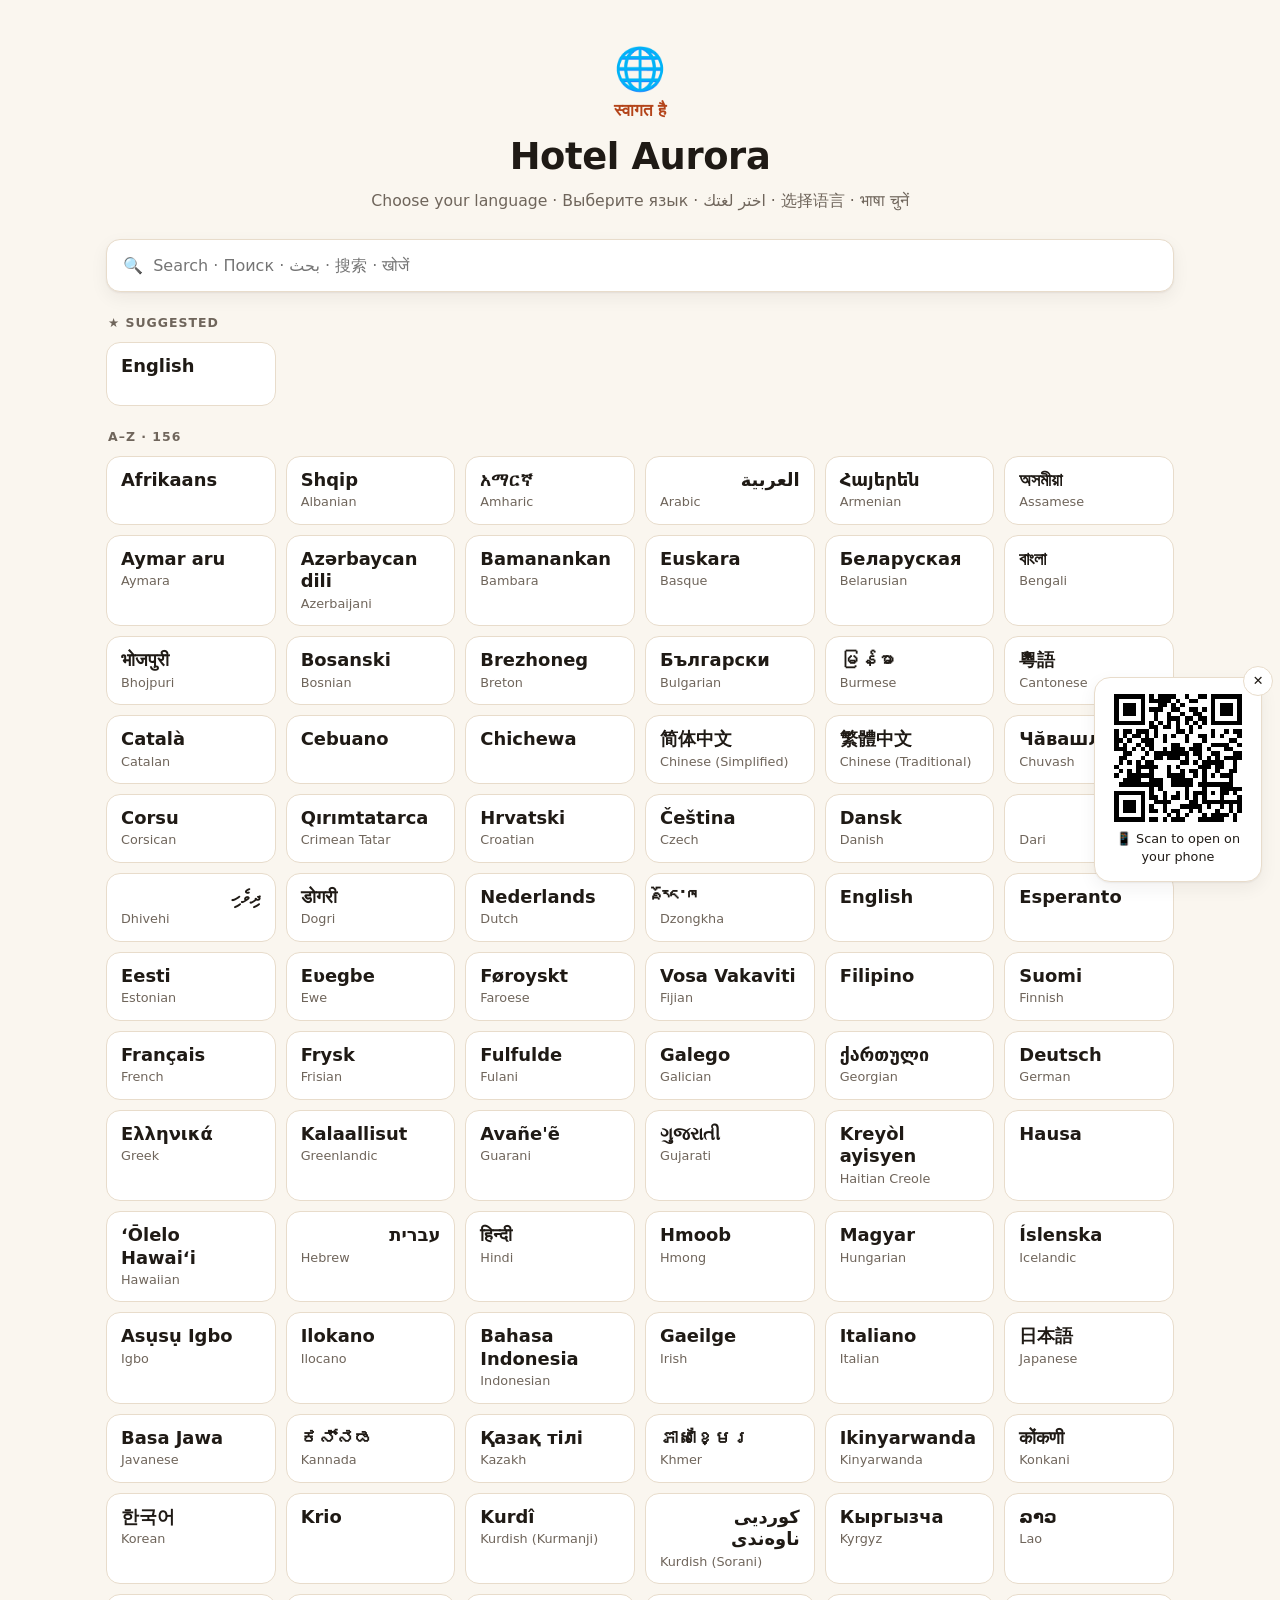
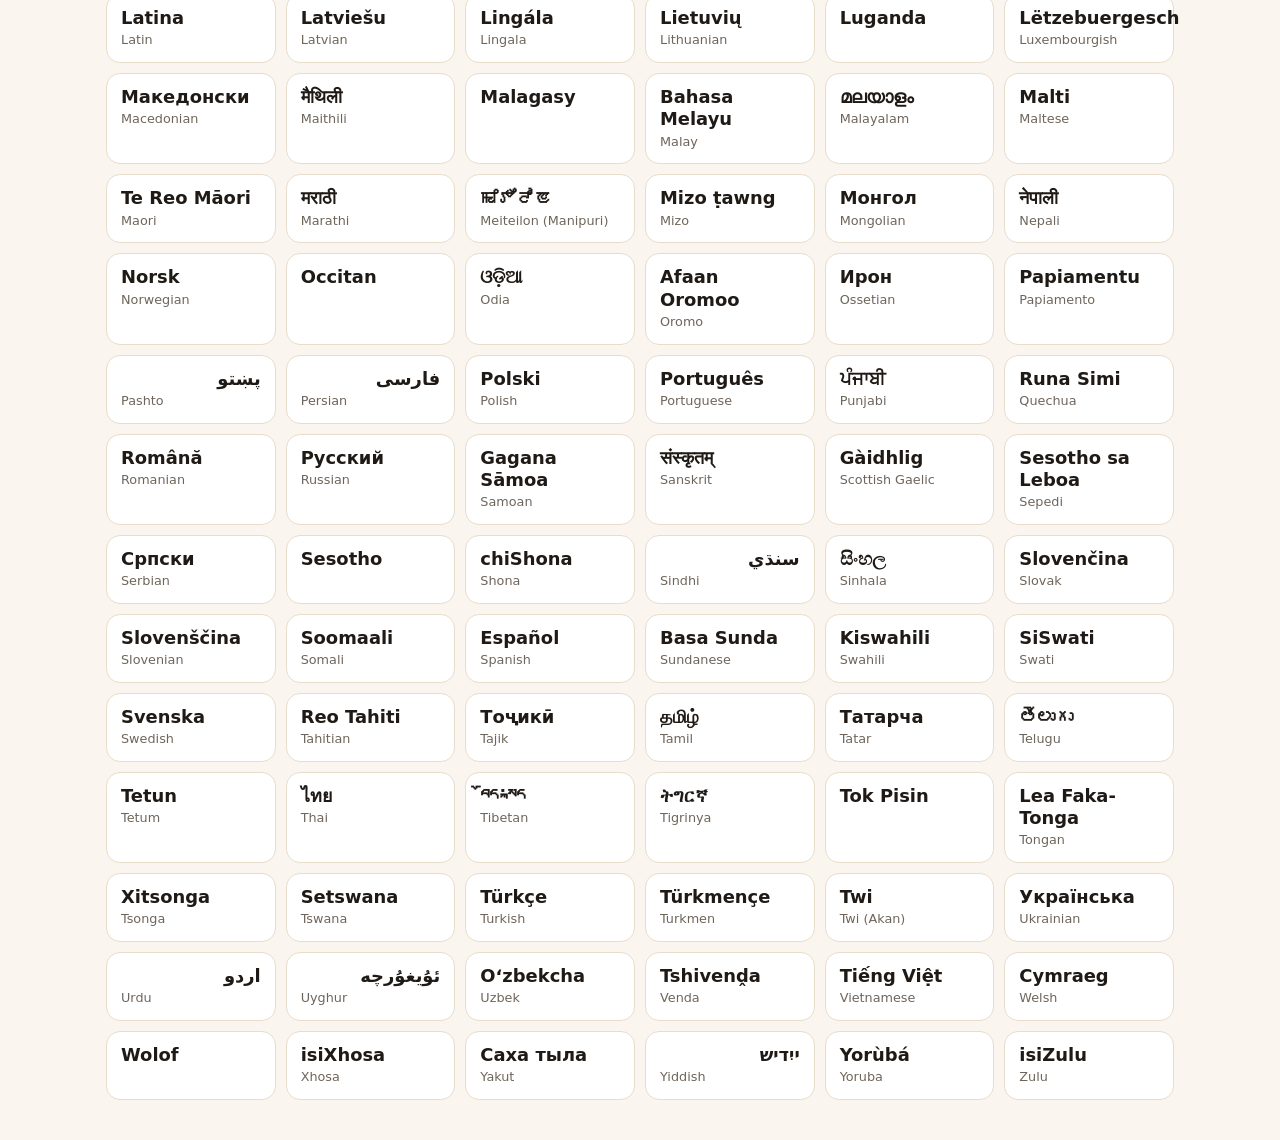
<file: index.html>
<!doctype html>
<html lang="en" dir="ltr">
<head>
  <meta charset="utf-8">
  <meta name="viewport" content="width=device-width, initial-scale=1, viewport-fit=cover">
  <title>Hotel Menu · Your Language</title>
  <meta name="description" content="Scan the QR code to read our menu in your own language, with dishes recommended for the taste of your home country.">
  <meta name="theme-color" content="#7c2d12">
  <meta name="color-scheme" content="light dark">
  <meta name="referrer" content="no-referrer">
  <link rel="icon" href="favicon.svg" type="image/svg+xml">
  <link rel="stylesheet" href="styles.css">
</head>
<body>
  <noscript><p class="noscript">Please enable JavaScript to view the menu.</p></noscript>
  <div id="app" class="app"><div class="view view-loading"><div class="spinner" aria-hidden="true"></div></div></div>

  <script src="data-menu.js" defer></script>
  <script src="data-languages.js" defer></script>
  <script src="data-countries.js" defer></script>
  <script src="taste.js" defer></script>
  <script src="translate.js" defer></script>
  <script src="qrcode.js" defer></script>
  <script src="app.js" defer></script>
</body>
</html>
</file>
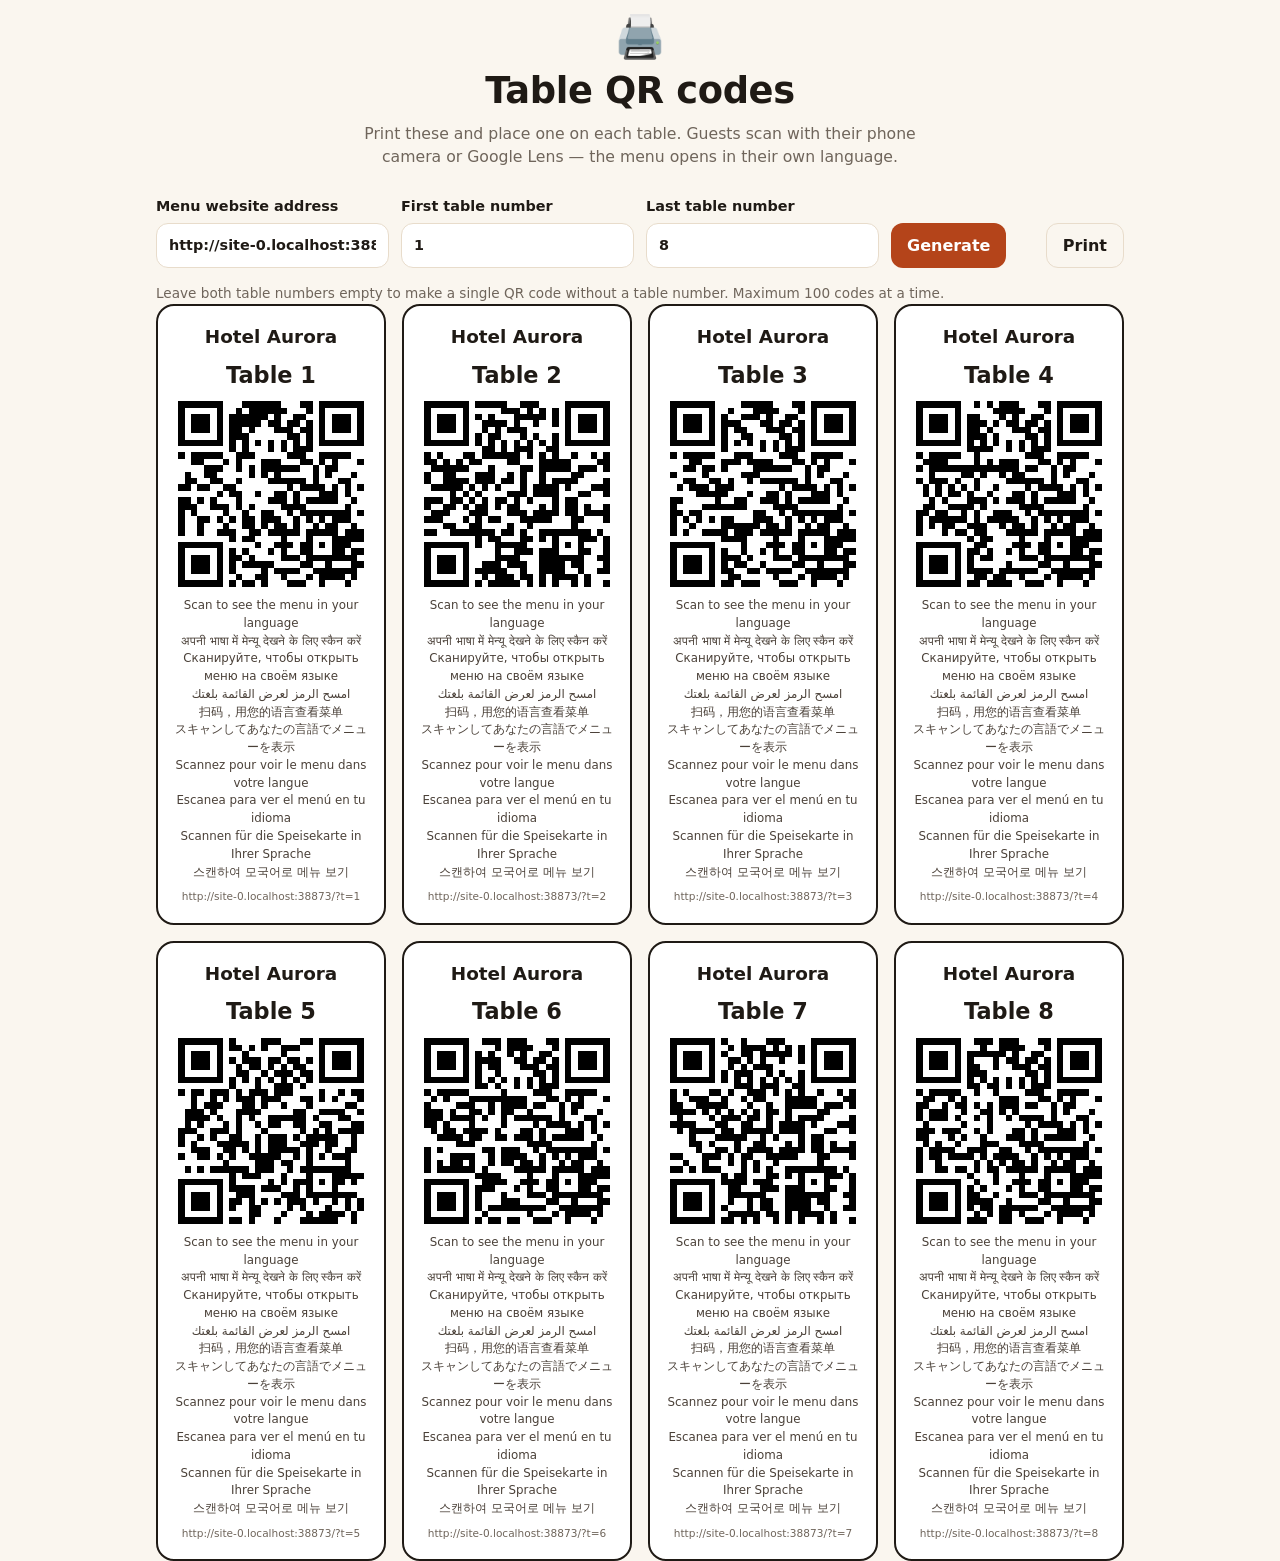
<file: qr.html>
<!doctype html>
<html lang="en" dir="ltr">
<head>
  <meta charset="utf-8">
  <meta name="viewport" content="width=device-width, initial-scale=1">
  <title>Table QR Codes · Staff</title>
  <meta name="robots" content="noindex">
  <meta name="referrer" content="no-referrer">
  <link rel="icon" href="favicon.svg" type="image/svg+xml">
  <link rel="stylesheet" href="styles.css">
</head>
<body class="qr-page">
  <div class="app">
    <header class="hero compact no-print">
      <div class="brand-mark" aria-hidden="true">🖨️</div>
      <h1>Table QR codes</h1>
      <p class="hero-sub">Print these and place one on each table. Guests scan with their phone camera or Google Lens — the menu opens in their own language.</p>
    </header>

    <form id="qr-form" class="qr-controls no-print" autocomplete="off">
      <label>Menu website address
        <input id="qr-url" type="url" required maxlength="200" placeholder="https://your-menu.vercel.app">
      </label>
      <label>First table number
        <input id="qr-from" type="number" min="0" max="999" value="1">
      </label>
      <label>Last table number
        <input id="qr-to" type="number" min="0" max="999" value="8">
      </label>
      <div class="toolbar">
        <button class="btn" type="submit">Generate</button>
        <button class="btn ghost" type="button" id="qr-print">Print</button>
      </div>
    </form>
    <p class="muted small no-print">Leave both table numbers empty to make a single QR code without a table number. Maximum 100 codes at a time.</p>
    <p id="qr-msg" class="qr-error no-print" role="alert"></p>

    <section id="qr-sheet" class="qr-sheet" aria-live="polite"></section>
  </div>

  <script src="data-menu.js" defer></script>
  <script src="qrcode.js" defer></script>
  <script src="qr.js" defer></script>
</body>
</html>
</file>
<file: styles.css>
/* ====================== Theme ====================== */
:root {
  --bg: #faf6ef;
  --surface: #ffffff;
  --surface-2: #f3ece1;
  --ink: #1f1a15;
  --muted: #6f655b;
  --line: #e8dccb;
  --accent: #b4441a;
  --accent-ink: #ffffff;
  --accent-soft: #fbe6da;
  --veg: #15803d;
  --nonveg: #b91c1c;
  --info-bg: #eef4fb;
  --info-ink: #1e3a5f;
  --warn-bg: #fff4d6;
  --warn-ink: #6b4a00;
  --home: #7c3aed;
  --shadow: 0 1px 2px rgba(40, 25, 10, .06), 0 6px 18px rgba(40, 25, 10, .06);
  --radius: 16px;
  --font: system-ui, -apple-system, "Segoe UI", Roboto, "Noto Sans", "Helvetica Neue", Arial,
          "Noto Sans Devanagari", "Noto Sans Arabic", "Noto Sans CJK SC", "Apple Color Emoji",
          "Segoe UI Emoji", "Noto Color Emoji", sans-serif;
}
@media (prefers-color-scheme: dark) {
  :root {
    --bg: #15120f;
    --surface: #1f1b17;
    --surface-2: #2a241e;
    --ink: #f4ede4;
    --muted: #b3a798;
    --line: #3a322a;
    --accent: #f07a45;
    --accent-ink: #1b0d05;
    --accent-soft: #3a2116;
    --veg: #4ade80;
    --nonveg: #f87171;
    --info-bg: #182638;
    --info-ink: #cfe0f5;
    --warn-bg: #3a2f10;
    --warn-ink: #fde68a;
    --home: #c4b5fd;
    --shadow: 0 1px 2px rgba(0, 0, 0, .4);
  }
}

/* ====================== Base ====================== */
*, *::before, *::after { box-sizing: border-box; }
html { -webkit-text-size-adjust: 100%; text-size-adjust: 100%; scroll-behavior: smooth; }
body {
  margin: 0;
  background: var(--bg);
  color: var(--ink);
  font-family: var(--font);
  font-size: 16px;
  line-height: 1.45;
  -webkit-font-smoothing: antialiased;
  overflow-x: hidden;
}
body.has-order { padding-bottom: 88px; }
button, input { font: inherit; color: inherit; }
button { cursor: pointer; }
:focus-visible { outline: 3px solid var(--accent); outline-offset: 2px; border-radius: 8px; }
h1, h2, h3, p { margin: 0; }
.app { max-width: 1100px; margin: 0 auto; padding: 0 16px; padding-bottom: env(safe-area-inset-bottom); }
.muted { color: var(--muted); }
.small { font-size: .85rem; }
.noscript { padding: 24px; text-align: center; }

/* ====================== Language & country ====================== */
.view { padding: 20px 0 40px; }
.view-menu { padding-top: 0; }
.hero { text-align: center; padding: 28px 0 18px; }
.hero.compact { padding: 16px 0 12px; }
.hero h1 { font-size: clamp(1.6rem, 5vw, 2.3rem); letter-spacing: -.01em; margin: 6px 0 6px; }
.hero-sub { color: var(--muted); font-size: .98rem; max-width: 560px; margin: 0 auto; }
.brand-mark { font-size: 2.6rem; line-height: 1; }
.welcome {
  font-size: 1.05rem; color: var(--accent); font-weight: 650; min-height: 1.6em;
  margin-top: 8px; transition: opacity .3s;
}
.search {
  display: block; width: 100%; padding: 14px 16px; margin: 8px 0 4px;
  border: 1.5px solid var(--line); border-radius: 14px; background: var(--surface);
  font-size: 1rem; box-shadow: var(--shadow);
}
.search:focus { border-color: var(--accent); outline: none; }
.section-label {
  font-size: .78rem; text-transform: uppercase; letter-spacing: .08em;
  color: var(--muted); margin: 22px 2px 10px; font-weight: 700;
}
.lang-grid, .country-grid {
  display: grid; gap: 10px;
  grid-template-columns: repeat(auto-fill, minmax(150px, 1fr));
}
.lang-btn, .country-btn {
  display: flex; flex-direction: column; align-items: flex-start; gap: 2px;
  min-height: 64px; padding: 12px 14px; text-align: start;
  background: var(--surface); border: 1.5px solid var(--line); border-radius: 14px;
  transition: border-color .15s, transform .1s, background .15s;
}
.lang-btn:hover, .country-btn:hover { border-color: var(--accent); }
.lang-btn:active, .country-btn:active { transform: scale(.98); background: var(--accent-soft); }
.lang-native { font-size: 1.12rem; font-weight: 650; line-height: 1.25; width: 100%; }
.lang-native[dir="rtl"] { text-align: right; }
.lang-en { font-size: .8rem; color: var(--muted); }
.country-btn { flex-direction: row; align-items: center; gap: 12px; }
.flag { font-size: 1.7rem; line-height: 1; flex: none; }
.country-names { display: flex; flex-direction: column; min-width: 0; }
.country-local { font-weight: 620; overflow-wrap: anywhere; }
.country-en { font-size: .78rem; color: var(--muted); }
.toolbar { display: flex; justify-content: space-between; gap: 8px; flex-wrap: wrap; }

/* ====================== Chips & buttons ====================== */
.chip {
  display: inline-flex; align-items: center; gap: 4px; padding: 8px 12px; min-height: 40px;
  border-radius: 999px; border: 1.5px solid var(--line); background: var(--surface);
  font-size: .92rem; font-weight: 600; white-space: nowrap; max-width: 46vw; overflow: hidden; text-overflow: ellipsis;
}
.chip.ghost { background: transparent; }
.btn {
  display: inline-flex; align-items: center; justify-content: center; gap: 4px;
  padding: 10px 16px; min-height: 44px; border-radius: 12px; border: 0;
  background: var(--accent); color: var(--accent-ink); font-weight: 700;
}
.btn.ghost { background: transparent; color: var(--ink); border: 1.5px solid var(--line); }
.btn.danger { color: var(--nonveg); margin-top: 16px; width: 100%; }
.btn.add { min-width: 92px; }
.link-btn { background: none; border: 0; text-decoration: underline; font-weight: 700; color: inherit; padding: 0 4px; }
.icon-btn {
  width: 40px; height: 40px; border-radius: 50%; border: 1.5px solid var(--line);
  background: var(--surface); font-size: 1rem; flex: none;
}

/* ====================== Loading ====================== */
.view-loading { min-height: 70vh; display: flex; flex-direction: column; align-items: center; justify-content: center; gap: 12px; text-align: center; }
.spinner {
  width: 44px; height: 44px; border-radius: 50%;
  border: 4px solid var(--line); border-top-color: var(--accent);
  animation: spin .9s linear infinite;
}
@keyframes spin { to { transform: rotate(360deg); } }
.loading-title { font-size: 1.4rem; font-weight: 700; }
.progress { width: min(280px, 80vw); height: 6px; border-radius: 99px; background: var(--line); overflow: hidden; }
.progress-bar { height: 100%; width: 4%; background: var(--accent); transition: width .25s; }

/* ====================== Menu ====================== */
.sticky-head { position: sticky; top: 0; z-index: 20; margin: 0 -16px; background: var(--bg); }
.topbar {
  display: flex; align-items: center; justify-content: space-between; gap: 10px;
  padding: 12px 16px;
  border-bottom: 1px solid var(--line);
}
.brand { min-width: 0; }
.brand-name { font-weight: 800; font-size: 1.1rem; letter-spacing: -.01em; }
.table-badge { display: inline-block; margin-inline-start: 8px; padding: 1px 8px; border-radius: 999px; background: var(--accent-soft); color: var(--accent); font-size: .82rem; font-weight: 800; vertical-align: middle; }
.brand-tag { color: var(--muted); font-size: .85rem; white-space: nowrap; overflow: hidden; text-overflow: ellipsis; }
.top-actions { display: flex; gap: 6px; flex: none; }
.top-actions .chip { padding: 6px 10px; min-height: 38px; max-width: 34vw; }

.cat-nav {
  display: flex; gap: 8px; overflow-x: auto; padding: 10px 16px;
  background: var(--bg); scrollbar-width: none; border-bottom: 1px solid var(--line);
}
.cat-nav::-webkit-scrollbar { display: none; }
.cat-link {
  flex: none; padding: 8px 14px; border-radius: 999px; background: var(--surface);
  border: 1.5px solid var(--line); color: var(--ink); text-decoration: none; font-weight: 600; font-size: .92rem;
}
.cat-link:first-child { background: var(--accent); color: var(--accent-ink); border-color: var(--accent); }

.menu { padding: 14px 0 30px; }
.banner { padding: 10px 14px; border-radius: 12px; font-size: .88rem; margin: 6px 0 10px; }
.banner.info { background: var(--info-bg); color: var(--info-ink); }
.banner.warn { background: var(--warn-bg); color: var(--warn-ink); }
.filters { display: flex; gap: 8px; overflow-x: auto; padding: 4px 0 6px; scrollbar-width: thin; }
.filter {
  flex: none; padding: 7px 12px; border-radius: 999px; border: 1.5px dashed var(--line);
  background: transparent; font-size: .86rem; font-weight: 600; min-height: 38px;
}
.filter.on { border-style: solid; border-color: var(--veg); background: color-mix(in srgb, var(--veg) 14%, transparent); }
.preset-note { margin: 2px 2px 8px; }

.menu-section { scroll-margin-top: 140px; padding-top: 18px; }
.section-title { font-size: 1.35rem; letter-spacing: -.01em; margin: 6px 0 12px; }
.sub-title { font-size: .8rem; text-transform: uppercase; letter-spacing: .08em; color: var(--muted); margin: 14px 2px 10px; }
.foryou {
  background: linear-gradient(180deg, var(--accent-soft), transparent 260px);
  margin: 10px -16px 0; padding: 18px 16px 6px; border-radius: 20px;
}

.dish-grid { display: grid; gap: 12px; grid-template-columns: repeat(auto-fill, minmax(300px, 1fr)); }
.dish {
  display: flex; gap: 12px; padding: 14px; background: var(--surface);
  border: 1px solid var(--line); border-radius: var(--radius); box-shadow: var(--shadow); min-width: 0;
}
.dish.highlight { border-color: color-mix(in srgb, var(--accent) 45%, var(--line)); }
.dish-emoji {
  flex: none; width: 56px; height: 56px; border-radius: 14px; display: grid; place-items: center;
  font-size: 1.9rem; background: var(--surface-2);
}
.dish-body { flex: 1; min-width: 0; display: flex; flex-direction: column; gap: 5px; }
.course { font-size: .72rem; font-weight: 800; text-transform: uppercase; letter-spacing: .08em; color: var(--accent); }
.dish-name { font-size: 1.05rem; line-height: 1.25; overflow-wrap: anywhere; }
.dish-original { font-size: .8rem; color: var(--muted); font-style: italic; }
.dish-desc { font-size: .9rem; color: var(--muted); overflow-wrap: anywhere; }
.reasons { list-style: none; margin: 2px 0 0; padding: 0; display: flex; flex-wrap: wrap; gap: 6px; }
.reason { font-size: .78rem; padding: 3px 9px; border-radius: 999px; background: var(--surface-2); font-weight: 600; }
.reason.home { background: color-mix(in srgb, var(--home) 16%, transparent); color: var(--home); }
.dish-meta { display: flex; flex-wrap: wrap; gap: 6px 12px; font-size: .8rem; align-items: center; }
.diet { display: inline-flex; align-items: center; gap: 5px; font-weight: 700; }
.diet.veg { color: var(--veg); }
.diet.nonveg { color: var(--nonveg); }
.diet-dot { width: 12px; height: 12px; border: 1.5px solid currentColor; border-radius: 2px; position: relative; flex: none; }
.diet-dot::after { content: ""; position: absolute; inset: 2px; border-radius: 50%; background: currentColor; }
.spice { color: var(--muted); }
.allergens { font-size: .78rem; color: var(--muted); }
.dish-foot { display: flex; align-items: center; justify-content: space-between; gap: 10px; margin-top: 4px; flex-wrap: wrap; }
.price-box { display: flex; flex-direction: column; }
.price { font-weight: 800; font-size: 1.1rem; }
.approx { font-size: .78rem; color: var(--muted); }
.stepper {
  display: inline-flex; align-items: center; border-radius: 12px; overflow: hidden;
  border: 1.5px solid var(--accent); background: var(--surface); direction: ltr;
}
.stepper button { width: 42px; height: 42px; border: 0; background: transparent; font-size: 1.25rem; font-weight: 700; color: var(--accent); }
.stepper .qty { min-width: 34px; text-align: center; font-weight: 800; }
.stepper.small button { width: 36px; height: 36px; }
.empty { text-align: center; padding: 40px 0; display: grid; gap: 12px; justify-items: center; }

/* ====================== Order ====================== */
.order-bar {
  position: fixed; left: 0; right: 0; bottom: 0; z-index: 30;
  padding: 10px 16px calc(10px + env(safe-area-inset-bottom));
  background: linear-gradient(0deg, var(--bg) 60%, transparent);
}
.order-btn {
  width: 100%; max-width: 640px; margin: 0 auto; display: flex; align-items: center; justify-content: space-between; gap: 10px;
  padding: 14px 18px; border: 0; border-radius: 16px; background: var(--accent); color: var(--accent-ink);
  font-weight: 800; box-shadow: 0 10px 30px rgba(120, 40, 10, .3);
}
.order-label { flex: 1; text-align: center; }
.order-dialog {
  width: min(560px, 100vw); max-height: 92vh; padding: 0; border: 0; border-radius: 20px;
  background: var(--surface); color: var(--ink); box-shadow: 0 20px 60px rgba(0, 0, 0, .35);
}
.order-dialog::backdrop { background: rgba(20, 12, 5, .55); }
.order-head { position: sticky; top: 0; display: flex; align-items: center; justify-content: space-between; padding: 16px 18px; background: var(--surface); border-bottom: 1px solid var(--line); }
.order-head h2 { font-size: 1.25rem; }
.order-body { padding: 14px 18px 20px; }
.order-list { list-style: none; padding: 0; margin: 0; display: grid; gap: 10px; }
.order-item { display: flex; align-items: center; gap: 10px; }
.oi-emoji { font-size: 1.6rem; }
.oi-name { flex: 1; display: flex; flex-direction: column; min-width: 0; font-weight: 650; }
.oi-sub { font-size: .82rem; color: var(--muted); font-weight: 500; }
.order-total-row { display: flex; justify-content: space-between; align-items: baseline; padding: 14px 0; margin-top: 12px; border-top: 1px dashed var(--line); font-size: 1.1rem; }
.order-total-val { display: flex; flex-direction: column; align-items: flex-end; }
.staff { margin-top: 10px; padding: 14px; border-radius: 14px; background: var(--surface-2); border: 2px solid var(--line); }
.staff-title { font-weight: 800; margin-bottom: 4px; }
.staff-table { font-size: 1.3rem; font-weight: 900; }
.staff-lang { font-size: .85rem; color: var(--muted); }
.staff-list { margin: 8px 0; padding-left: 18px; font-size: 1.05rem; }
.staff-total { font-weight: 800; }

/* Desktop QR helper */
.desk-qr {
  position: fixed; right: 18px; bottom: 18px; z-index: 25; width: 168px; padding: 14px; text-align: center;
  background: var(--surface); border: 1px solid var(--line); border-radius: 16px; box-shadow: var(--shadow); font-size: .8rem;
}
.desk-qr img { width: 132px; height: 132px; image-rendering: pixelated; background: #fff; border-radius: 6px; }
.desk-qr .icon-btn { position: absolute; top: -12px; right: -12px; width: 30px; height: 30px; font-size: .8rem; }
body.has-order .desk-qr { bottom: 96px; }

@media (max-width: 420px) {
  .dish-grid { grid-template-columns: 1fr; }
  .lang-grid, .country-grid { grid-template-columns: repeat(2, minmax(0, 1fr)); }
  .dish-emoji { width: 46px; height: 46px; font-size: 1.6rem; }
}
@media (prefers-reduced-motion: reduce) {
  *, *::before, *::after { animation: none !important; transition: none !important; scroll-behavior: auto !important; }
}

/* ====================== QR poster page ====================== */
.qr-page .app { max-width: 1000px; }
.qr-controls { display: grid; gap: 12px; grid-template-columns: repeat(auto-fit, minmax(200px, 1fr)); margin: 16px 0; align-items: end; }
.qr-controls label { display: grid; gap: 6px; font-weight: 650; font-size: .9rem; }
.qr-controls input { padding: 11px 12px; border: 1.5px solid var(--line); border-radius: 12px; background: var(--surface); width: 100%; }
.qr-sheet { display: grid; gap: 16px; grid-template-columns: repeat(auto-fill, minmax(230px, 1fr)); }
.qr-card {
  background: #fff; color: #1f1a15; border: 2px solid #1f1a15; border-radius: 18px; padding: 18px 14px; text-align: center;
  display: grid; gap: 8px; justify-items: center; break-inside: avoid; page-break-inside: avoid;
}
.qr-card img { width: 190px; height: 190px; image-rendering: pixelated; }
.qr-hotel { font-weight: 900; font-size: 1.15rem; }
.qr-table { font-weight: 800; font-size: 1.4rem; }
.qr-lines { font-size: .74rem; line-height: 1.5; color: #4a4038; }
.qr-url { font-size: .66rem; color: #6f655b; word-break: break-all; }
.qr-error { color: var(--nonveg); font-weight: 700; }
@media print {
  .no-print { display: none !important; }
  body { background: #fff; }
  .qr-sheet { grid-template-columns: repeat(2, 1fr); }
}
</file>
